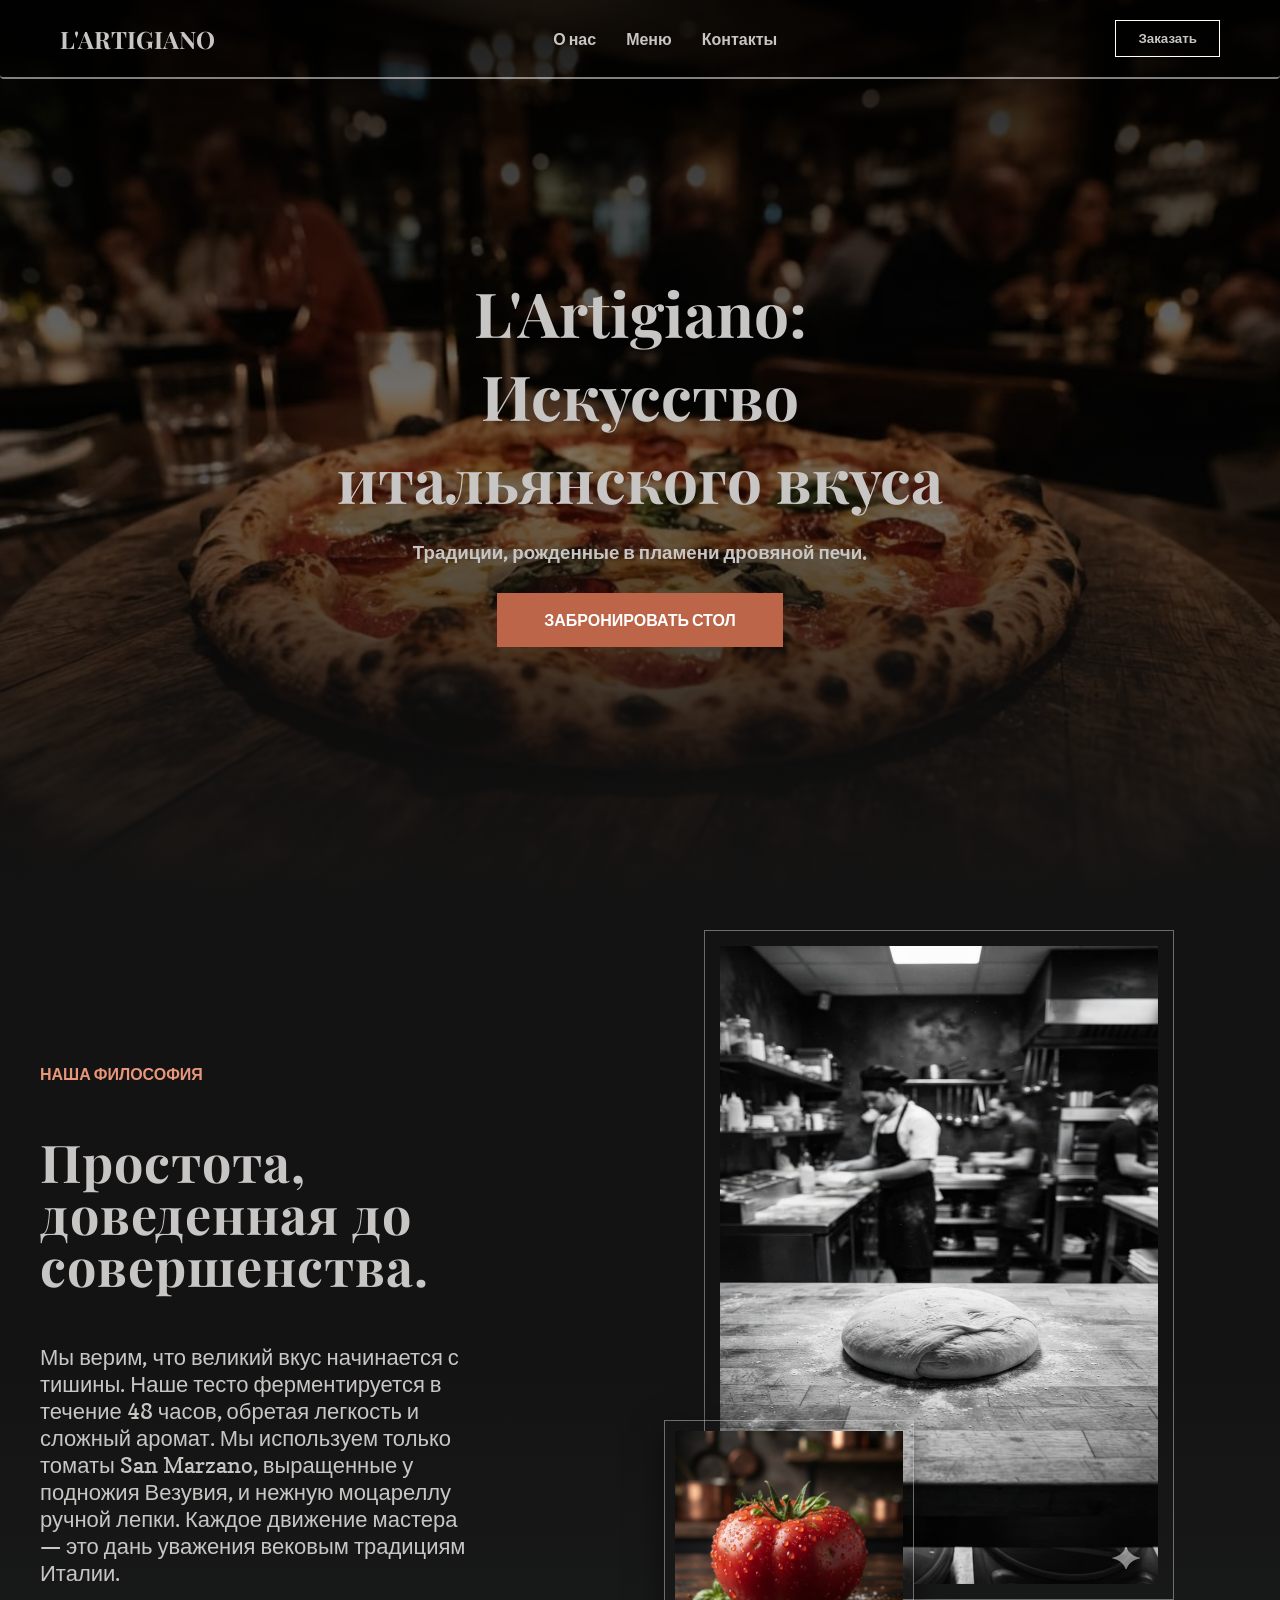
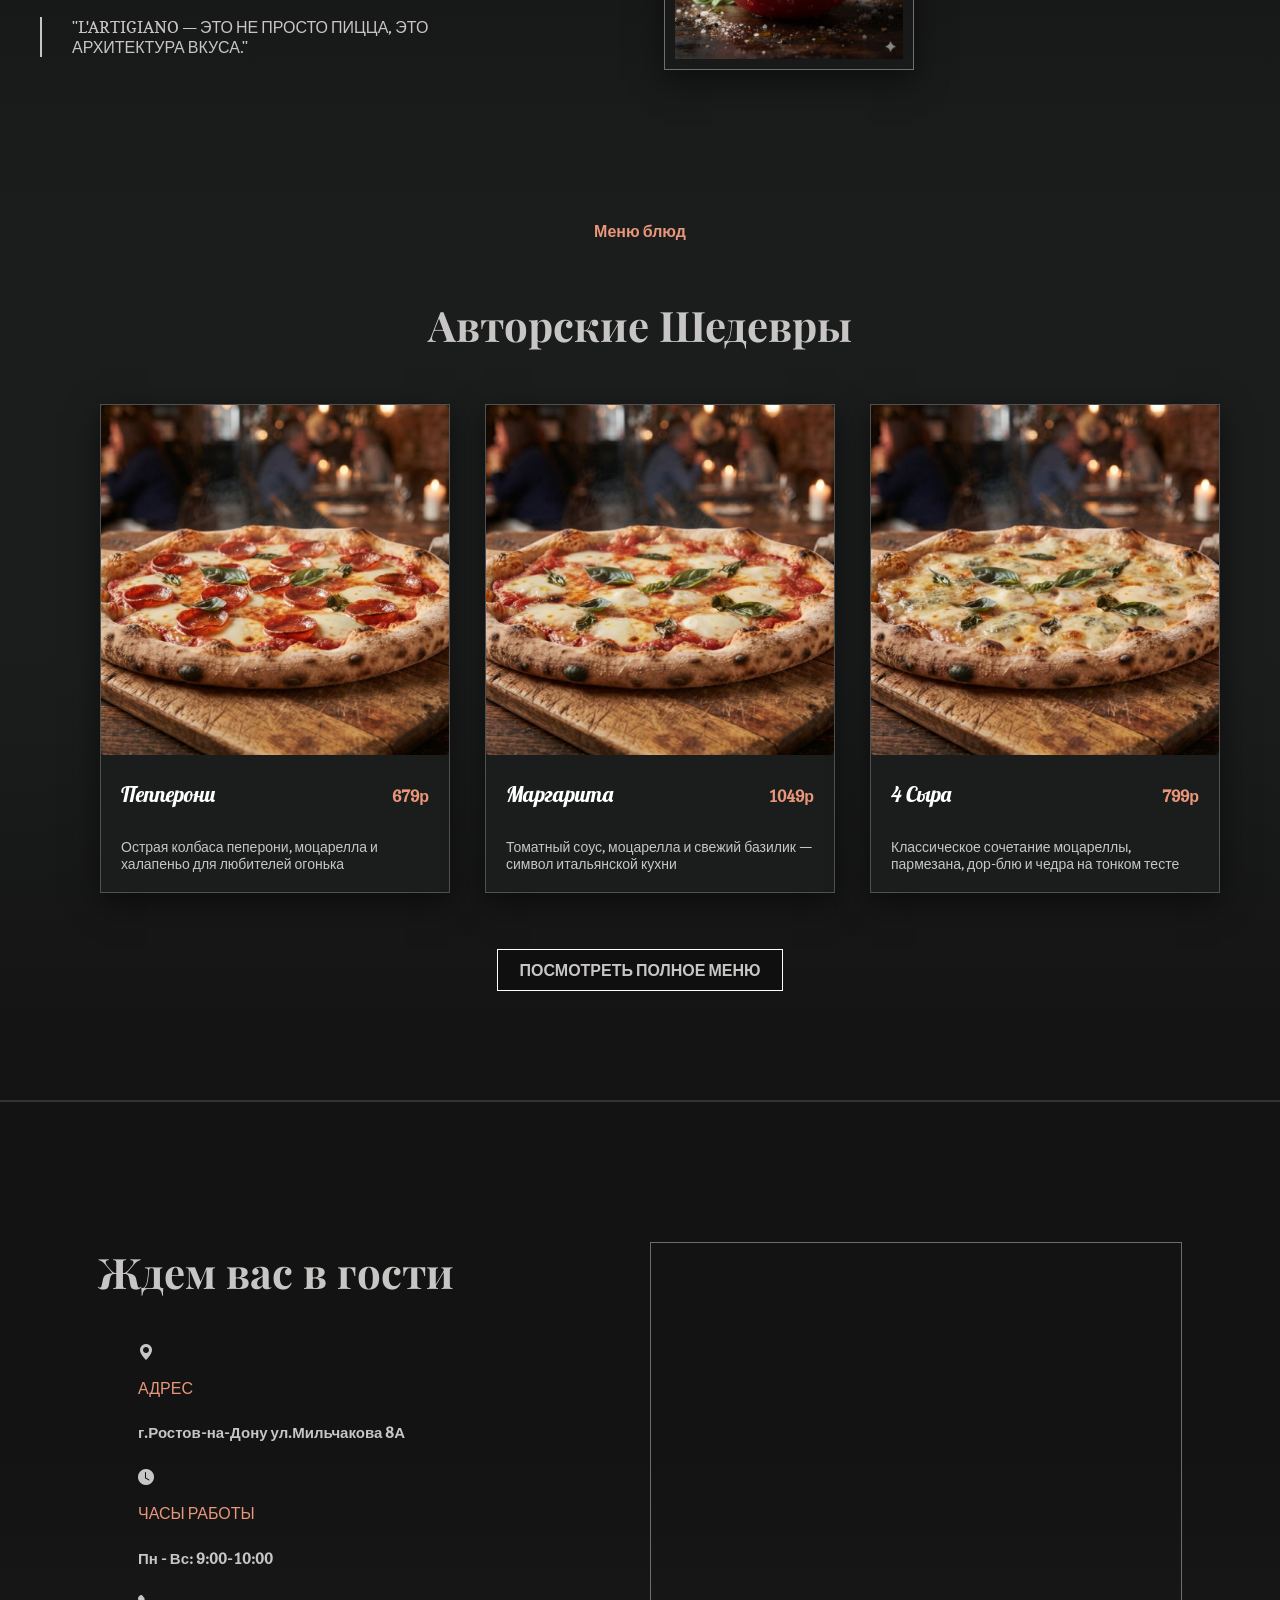
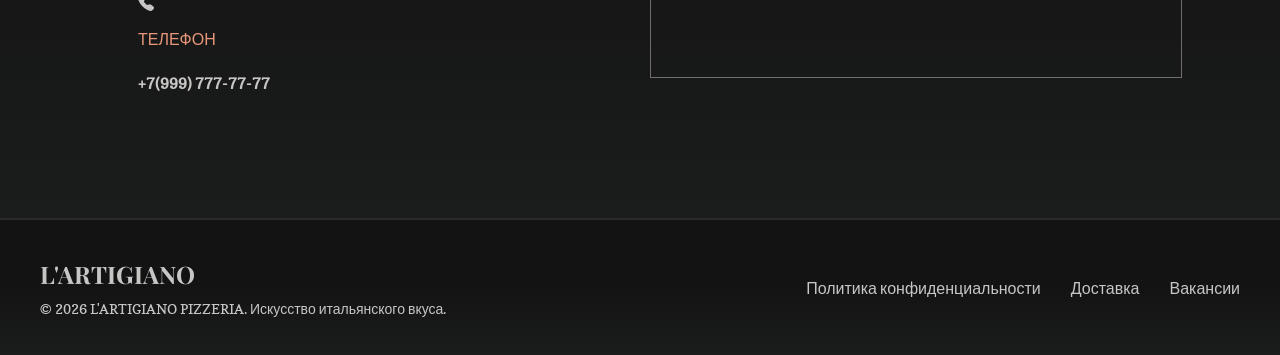
<file: index.html>
<!doctype html>
<html lang="en">

<head>
    <meta charset="UTF-8">
    <meta name="viewport" content="width=device-width, user-scalable=no, initial-scale=1.0">
    <meta http-equiv="X-UA-Compatible" content="ie=edge">
    <link rel="stylesheet" href="style.css">
    <title>L'ARTIGIANO</title>
    <link rel="preconnect" href="https://fonts.googleapis.com">
    <link rel="preconnect" href="https://fonts.gstatic.com" crossorigin>
    <link
            href="https://fonts.googleapis.com/css2?family=Copse&family=Lato:wght@700&family=Lobster&family=Playfair+Display:ital,wght@0,400..900;1,400..900&display=swap"
            rel="stylesheet">
    <link rel="stylesheet" href="https://cdn.jsdelivr.net/npm/bootstrap-icons@1.11.3/font/bootstrap-icons.css">
</head>

<body>
<header class="header">
    <div class="shapka">
        <h2 class="logo">L'ARTIGIANO</h2>
        <nav class="menu-list">
            <ul class="list">
                <li class="menu-item">
                    <a class="menu-link" href="#description">О нас</a>
                </li>
                <li class="menu-item">
                    <a class="menu-link" href="#gallery">Меню</a>
                </li>
                <li class="menu-item">
                    <a class="menu-link" href="#contacts">Контакты</a>
                </li>
            </ul>
        </nav>
        <button class="menu-btn" id="openModal">Заказать</button>

        <div class="forma" id="forma">
            <div class="modal-content">
                <button class="close">x</button>
                <h3>Оформить заказ</h3>
                <p>Оставьте ваши данные, и мы свяжемся с вами для подтверждения.</p>
                <form id="orderForm">
                    <p>ИМЯ</p>
                    <input type="text" placeholder="Ваше имя" required>
                    <p>ТЕЛЕФОН</p>
                    <input type="text" placeholder="+7 (___) ___-__-__" required>
                    <p>ВАШ ЗАКАЗ</p>
                    <input type="text" id="big" placeholder="Что бы вы хотели заказать?" required>
                    <button type="submit" class="ashka">Отправить</button>
                </form>
                <p class="success" id="success">Спасибо! Мы перезвоним 🍕</p>
            </div>
        </div>

    </div>
    <div class="titlee">
        <h1>L'Artigiano: Искусство итальянского вкуса</h1>
        <h3>Традиции, рожденные в пламени дровяной печи.</h3>
        <a class="ashka" href="#">Забронировать стол</a>
    </div>
</header>
<section class="description" id="description">
    <div class="philosophy">
        <h4>НАША ФИЛОСОФИЯ</h4>
        <h3>Простота, доведенная
            до совершенства.</h3>
        <p>Мы верим, что великий вкус начинается с тишины.
            Наше тесто ферментируется в течение 48 часов,
            обретая легкость и сложный аромат. Мы используем
            только томаты San Marzano, выращенные у подножия
            Везувия, и нежную моцареллу ручной лепки. Каждое
            движение мастера — это дань уважения вековым
            традициям Италии.
        </p>
        <blockquote>
            "L'ARTIGIANO — ЭТО НЕ ПРОСТО ПИЦЦА, ЭТО АРХИТЕКТУРА ВКУСА."
        </blockquote>
    </div>
    <div class="photo">
        <img class="testo" src="images/testo.jpg" alt="">
        <img class="pomidor" src="images/pomidor.jpg" alt="">
    </div>
</section>
<section class="gallery" id="gallery">
    <h4>Меню блюд</h4>
    <h2>Авторские Шедевры</h2>
    <div class="gallery-items">
        <ul class="img-list">
            <li>
                <div class="food">
                    <img src="images/pepperoni.jpg" alt="пепперони">
                    <h5>Пепперони</h5>
                    <h4>679р</h4>
                    <p>Острая колбаса пеперони, моцарелла и халапеньо для любителей огонька</p>
                </div>
            </li>
            <li>
                <div class="food">
                    <img src="images/margarita.jpg" alt="пепперони">
                    <h5>Маргарита</h5>
                    <h4>1049р</h4>
                    <p>Томатный соус, моцарелла и свежий базилик — символ итальянской кухни</p>
                </div>
            </li>
            <li>
                <div class="food">
                    <img src="images/cheese.jpg" alt="пепперони">
                    <h5>4 Сыра</h5>
                    <h4>799р</h4>
                    <p>Классическое сочетание моцареллы, пармезана, дор-блю и чедра на тонком тесте</p>
                </div>
            </li>
        </ul>
    </div>
    <a href="#" class="menu-btn">
        ПОСМОТРЕТЬ ПОЛНОЕ МЕНЮ
    </a>
</section>
<section class="contacts" id="contacts">
    <div class="info">
        <h3>Ждем вас в гости</h3>
        <ul class="small-info">
            <li>
                <i class="bi bi-geo-alt-fill"></i>
                <p>АДРЕС</p>
                <h5>г.Ростов-на-Дону ул.Мильчакова 8А</h5>
            </li>
            <li>
                <i class="bi bi-clock-fill"></i>
                <p>ЧАСЫ РАБОТЫ</p>
                <h5>Пн - Вс: 9:00-10:00</h5>
            </li>
            <li>
                <i class="bi bi-telephone-fill"></i>
                <p>ТЕЛЕФОН</p>
                <h5>+7(999) 777-77-77</h5>
            </li>
        </ul>
    </div>
    <div class="map">
        <iframe
                src="https://yandex.ru/map-widget/v1/?um=constructor%3A552feb187f67c26d3af2ff5b9800e87f9d96e5307b9109d77c75470d91914b63&amp;source=constructor"
                width="500" height="400" frameborder="0">

        </iframe>
    </div>
</section>
<footer class="footer">
    <div>
        <h2 class="logo">L'ARTIGIANO</h2>
        <p>© 2026 L'ARTIGIANO PIZZERIA. Искусство
            итальянского вкуса.</p>
    </div>
    <div>
        <ul>
            <li>Политика конфиденциальности</li>
            <li>Доставка</li>
            <li>Вакансии</li>
        </ul>
    </div>
</footer>
<script src="main.js"></script>
</body>

</html>
</file>
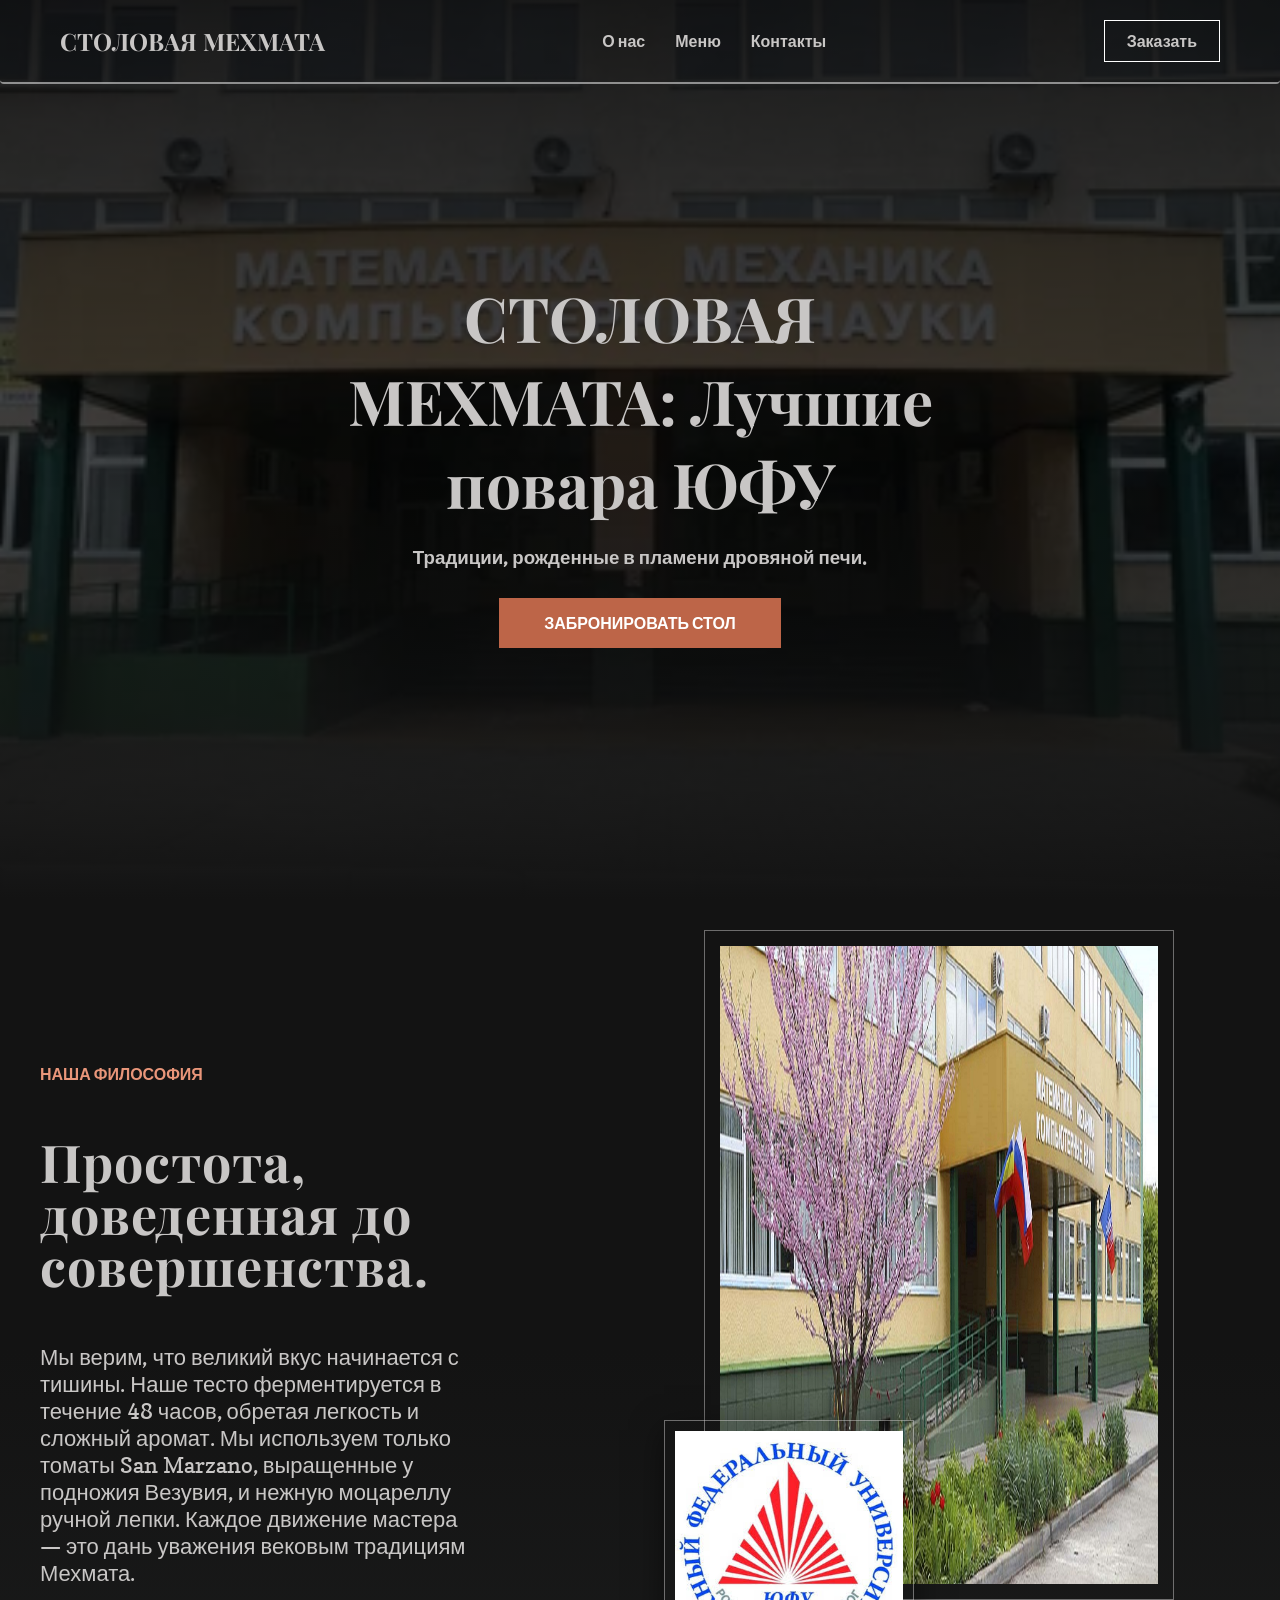
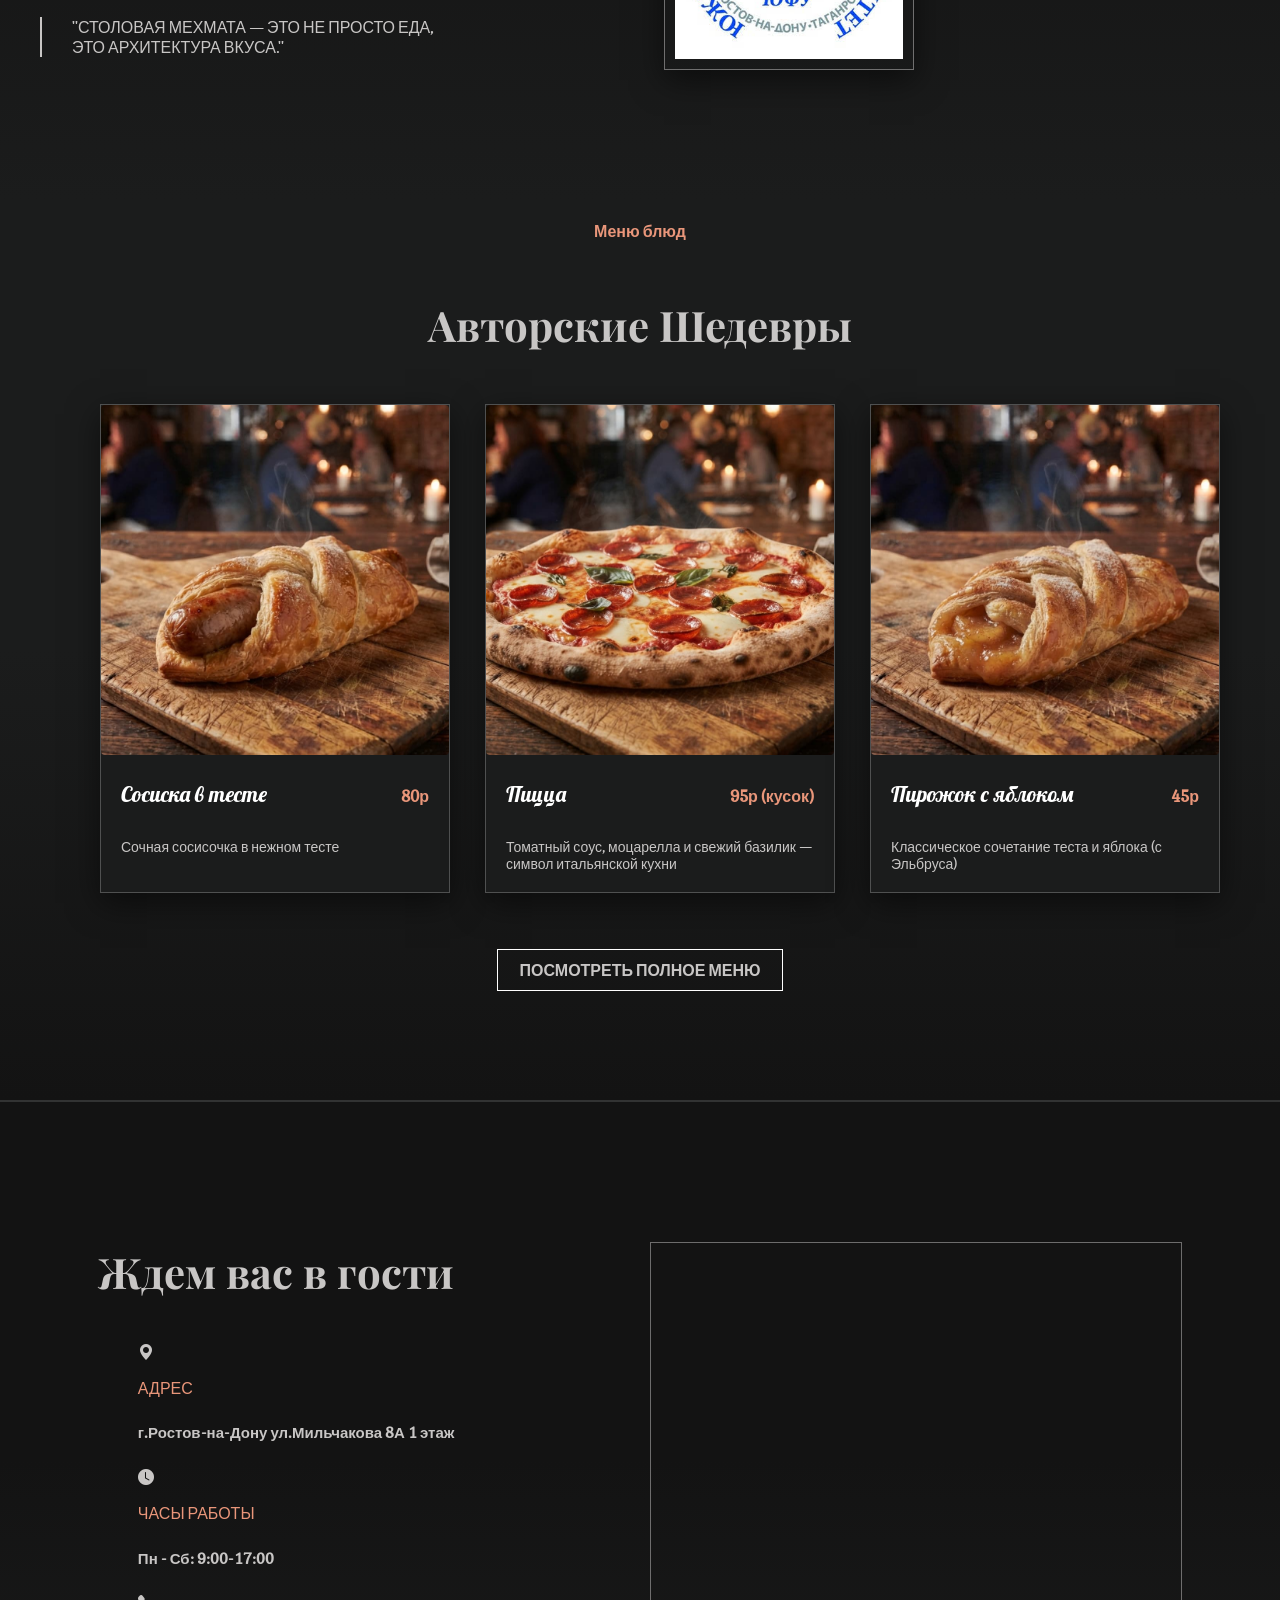
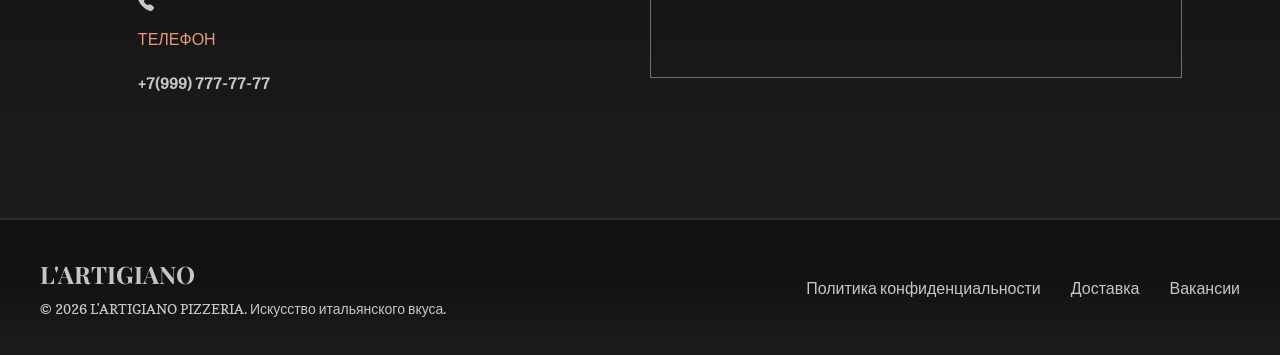
<file: mehmat/index.html>
<!doctype html>
<html lang="en">

<head>
    <meta charset="UTF-8">
    <meta name="viewport"
          content="width=device-width, user-scalable=no, initial-scale=1.0">
    <meta http-equiv="X-UA-Compatible" content="ie=edge">
    <link rel="stylesheet" href="style.css">
    <title>СТОЛОВАЯ МЕХМАТА</title>
    <link rel="preconnect" href="https://fonts.googleapis.com">
    <link rel="preconnect" href="https://fonts.gstatic.com" crossorigin>
    <link href="https://fonts.googleapis.com/css2?family=Copse&family=Lato:wght@700&family=Lobster&family=Playfair+Display:ital,wght@0,400..900;1,400..900&display=swap"
          rel="stylesheet">
    <link rel="stylesheet"
          href="https://cdn.jsdelivr.net/npm/bootstrap-icons@1.11.3/font/bootstrap-icons.css">
</head>

<body>
<header class="header">
    <div class="shapka">
        <h2 class="logo">СТОЛОВАЯ МЕХМАТА</h2>
        <nav class="menu-list">
            <ul class="list">
                <li class="menu-item">
                    <a class="menu-link" href="#description">О нас</a>
                </li>
                <li class="menu-item">
                    <a class="menu-link" href="#gallery">Меню</a>
                </li>
                <li class="menu-item">
                    <a class="menu-link" href="#contacts">Контакты</a>
                </li>
            </ul>
        </nav>
        <a href="#" class="menu-btn">Заказать</a>
    </div>
    <div class="titlee">
        <h1>СТОЛОВАЯ МЕХМАТА: Лучшие повара ЮФУ</h1>
        <h3>Традиции, рожденные в пламени дровяной печи.</h3>
        <a class="ashka" href="#">Забронировать стол</a>
    </div>
</header>
<section class="description" id="description">
    <div class="philosophy">
        <h4>НАША ФИЛОСОФИЯ</h4>
        <h3>Простота, доведенная
            до совершенства.</h3>
        <p>Мы верим, что великий вкус начинается с тишины.
            Наше тесто ферментируется в течение 48 часов,
            обретая легкость и сложный аромат. Мы используем
            только томаты San Marzano, выращенные у подножия
            Везувия, и нежную моцареллу ручной лепки. Каждое
            движение мастера — это дань уважения вековым
            традициям Мехмата.
        </p>
        <blockquote>
            "СТОЛОВАЯ МЕХМАТА — ЭТО НЕ ПРОСТО ЕДА, ЭТО АРХИТЕКТУРА ВКУСА."
        </blockquote>
    </div>
    <div class="photo">
        <img class="testo" src="images/mehmat.jpg" alt="">
        <img class="pomidor" src="images/ufu.jpg" alt="">
    </div>
</section>
<section class="gallery" id="gallery">
    <h4>Меню блюд</h4>
    <h2>Авторские Шедевры</h2>
    <div class="gallery-items">
        <ul class="img-list">
            <li>
                <div class="food">
                    <img src="images/sosiska.jpg" alt="пепперони">
                    <h5>Сосиска в тесте</h5>
                    <h4>80р</h4>
                    <p>Сочная сосисочка в нежном тесте</p>
                </div>
            </li>
            <li>
                <div class="food">
                    <img src="images/pepperoni.jpg" alt="пепперони">
                    <h5>Пицца</h5>
                    <h4>95р (кусок)</h4>
                    <p>Томатный соус, моцарелла и свежий базилик — символ итальянской кухни</p>
                </div>
            </li>
            <li>
                <div class="food">
                    <img src="images/apple.jpg" alt="пепперони">
                    <h5>Пирожок с яблоком</h5>
                    <h4>45р</h4>
                    <p>Классическое сочетание теста и яблока (с Эльбруса)</p>
                </div>
            </li>
        </ul>
    </div>
    <a href="#" class="menu-btn">
        ПОСМОТРЕТЬ ПОЛНОЕ МЕНЮ
    </a>
</section>
<section class="contacts" id="contacts">
    <div class="info">
        <h3>Ждем вас в гости</h3>
        <ul class="small-info">
            <li>
                <i class="bi bi-geo-alt-fill"></i>
                <p>АДРЕС</p>
                <h5>г.Ростов-на-Дону ул.Мильчакова 8А 1 этаж</h5>
            </li>
            <li>
                <i class="bi bi-clock-fill"></i>
                <p>ЧАСЫ РАБОТЫ</p>
                <h5>Пн - Сб: 9:00-17:00</h5>
            </li>
            <li>
                <i class="bi bi-telephone-fill"></i>
                <p>ТЕЛЕФОН</p>
                <h5>+7(999) 777-77-77</h5>
            </li>
        </ul>
    </div>
    <div class="map">
        <iframe src="https://yandex.ru/map-widget/v1/?um=constructor%3A552feb187f67c26d3af2ff5b9800e87f9d96e5307b9109d77c75470d91914b63&amp;source=constructor"
                width="500" height="400" frameborder="0">

        </iframe>
    </div>
</section>
<footer class="footer">
    <div>
    <h2 class="logo">L'ARTIGIANO</h2>
        <p>© 2026 L'ARTIGIANO PIZZERIA. Искусство
            итальянского вкуса.</p>
    </div>
    <div>
        <ul>
            <li>Политика конфиденциальности</li>
            <li>Доставка</li>
            <li>Вакансии</li>
        </ul>
    </div>
</footer>
</body>

</html>
</file>
<file: style.css>
html {
    scroll-behavior: smooth;
}

* {
    box-sizing: border-box;
}

body {
    margin: 0;
    font-family: "Copse", sans-serif;
}

h4 {
    color: darksalmon;
}

header {
    background-image: linear-gradient(rgba(0, 0, 0, 0.9), rgba(0, 0, 0, 0.5), rgba(19, 19, 19, 1)),
    url("images/bg.jpg");
    background-size: cover;
    background-position: center;
    background-repeat: no-repeat;
    height: 100vh;
    color: #C8C6C5;
}

.shapka {
    display: flex;
    justify-content: space-between;
    align-items: center;
    padding: 20px 60px;
    border-bottom: 2px solid rgba(255, 255, 255, 0.5);
    border-radius: 4px;
    margin-bottom: 150px;
}

.logo {
    font-family: "Playfair Display", sans-serif;
    margin: 0;
    font-size: 24px;
    color: #C8C6C5;
    cursor: default;
}

.menu-list {
    margin: 0;
}

.list {
    display: flex;
    list-style: none;
    gap: 30px;
    margin: 0;
    padding: 0;
}

.menu-link {
    font-weight: bold;
    color: #C8C6C5;
    text-decoration: none;
    font-size: 16px;
    transition: color 0.3s;
}

.menu-link:hover {
    color: #ffb84d;
    text-decoration: underline;
}

.menu-btn {
    background: rgba(0, 0, 0, 0.3);
    color: #C8C6C5;
    font-weight: bold;
    text-decoration: none;
    border: 1px solid white;
    padding: 10px 22px;
    transition: background-color 0.3s, transform 0.3s, box-shadow 0.3s;
}

.menu-btn:hover {
    background-color: rgba(255, 255, 255, 0.15);
    transform: scale(1.05);
}

.menu-btn:active {
    transform: scale(0.95);
}

.titlee {
    display: flex;
    flex-direction: column;
    justify-content: center;
    align-items: center;
    width: 100%;
    padding: 0 320px;
    text-align: center;
    margin: 0;
    color: #C8C6C5;
}

.titlee h1 {
    font-family: "Playfair Display", sans-serif;
    font-size: 62px;
    text-wrap: auto;
}

.titlee h3 {
    margin-top: -20px;
}

.ashka {
    font-weight: bold;
    color: rgba(255, 255, 255);
    border: 2px solid #bd6548;
    text-decoration: none;
    font-size: 16px;
    background: #bd6548;
    padding: 15px 45px;
    text-transform: uppercase;
    margin-top: 10px;
    transition: all 0.4s ease;
}

.ashka:hover {
    background: none;
    transition: 0.4s;
}

.ashka:active {
    transform: scale(0.95);
}
/*                          Форма                     */
.forma {
    display: none;
    position: fixed;
    inset: 0;
    background: rgba(0, 0, 0, 0.7);
    backdrop-filter: blur(10px);
    justify-content: center;
    align-items: center;
    z-index: 1000;
}
.forma.open {
    display: flex;
}
.modal-content {
    position: relative;
    background: rgba(13, 13, 13, 0.8);
    border: 1px solid rgba(200, 198, 197, 0.5);
    padding: 40px;
    max-width: 400px;
}

.modal-content input {
    width: 100%;
    padding: 12px;
    margin: 10px 0;
    background: #131313;
    border: 1px solid rgba(200, 198, 197, 0.3);
    color: #fff;
    font-family: inherit;
}
#big{
    padding-bottom: 72px;
}

.modal-content button[type="submit"] {
    width: 100%;
    padding: 12px;
    cursor: pointer;
    margin-top: 10px;
}

.close {
    position: absolute;
    top: 10px;
    right: 15px;
    background: none;
    border: none;
    color: #fff;
    font-size: 28px;
    cursor: pointer;
}
.success {
    display: none;
    color: #ffb84d;
    text-align: center;
    margin-top: 20px;
}
.success.show { display: block; }
/* ----------------Описание---------------- */

.description {
    background-image: linear-gradient(rgb(19, 19, 19), rgb(19, 19, 19), rgb(27, 28, 28));
    /* background-color: #131313; */
    color: #C8C6C5;
    height: 100vh;
    display: flex;
}

.philosophy {
    text-wrap: auto;
    width: 40%;
    align-self: center;
    padding: 40px;
}

.philosophy h3 {
    font-family: "Playfair Display", sans-serif;
    font-size: 52px;
    letter-spacing: 1px;
    line-height: 1;
}

.philosophy p {
    font-size: 22px;
    margin-bottom: 30px;
}

blockquote {
    margin: 0;
    border-left: 2px solid #C8C6C5;
    padding: 0 30px;
}

.photo {
    margin-top: 30px;
    margin-left: 15%;
    position: relative;
    width: 520px;
    height: 720px;
}

.testo {
    height: 670px;
    width: 470px;
    display: block;
    padding: 15px;
    border: 1px solid rgba(200, 198, 197, 0.5);
    transition: transform 0.5s, box-shadow 0.3s;
}

.testo:hover {
    transform: scale(1.05);
}

.pomidor {
    height: 250px;
    width: 250px;
    position: absolute;
    bottom: -20px;
    left: -40px;
    padding: 10px;
    border: 1px solid rgba(200, 198, 197, 0.5);
    box-shadow: 0 10px 30px rgba(0, 0, 0, 0.5);
    transition: transform 0.5s, box-shadow 0.3s;
}

.pomidor:hover {
    transform: scale(1.05);
}

/*  ------------------ Галерея ---------------- */
.gallery {
    background-image: linear-gradient(rgb(27, 28, 28), rgb(27, 28, 28), rgb(19, 19, 19));
    color: #C8C6C5;
    height: 100vh;
    display: flex;
    flex-direction: column;
    align-items: center;
}

.gallery h2 {
    font-family: "Playfair Display", sans-serif;
    font-size: 42px;
}

.img-list {
    display: flex;
    list-style: none;
    flex-wrap: wrap;
    gap: 35px;
}

.food {
    position: relative;
    display: flex;
    flex-direction: column;
    width: 350px;
    height: 100%;
    background-color: rgb(27, 28, 28);
    border: 1px solid rgba(200, 198, 197, 0.3);
    box-shadow: 0 10px 30px rgba(0, 0, 0, 0.5);
    opacity: 1;
    transition: all 0.6s ease;
}

.food.visible {
    opacity: 1;
    transform: translateY(0);
}

.food:hover {
    transform: scale(1.05);
    box-shadow: 0 10px 20px rgba(255, 184, 77, 0.05);
}

.food img {
    width: 100%;
    height: 350px;
    object-fit: cover;
    border-radius: 4px;
}

.food h5 {
    font-family: "Lobster", sans-serif;
    font-weight: 200;
    display: inline-block;
    margin: 15px 0 10px;
    color: white;
    font-size: 22px;
    padding-top: 10px;
    padding-left: 20px;
}

.food h4 {
    position: absolute;
    padding: 20px;
    bottom: 45px;
    right: 0;
}

.gallery a {
    margin-top: 40px;
}

.food p {
    margin: 0;
    font-size: 14px;
    color: #C8C6C5;
    padding: 20px;
}

/* ----------------------- Контакты ---------------------*/
.contacts {
    background-image: linear-gradient(rgb(19, 19, 19), rgb(19, 19, 19), rgb(27, 28, 28));
    /* background-color: #131313; */
    color: #C8C6C5;
    height: 80vh;
    display: flex;
    border-top: 2px solid rgba(255, 255, 255, 0.1);
    border-bottom: 2px solid rgba(255, 255, 255, 0.1);
    justify-content: space-around;
    align-items: center;
}

.map {
    border: 1px solid rgba(200, 198, 197, 0.5);
    padding: 15px;
}

.info h3 {
    font-family: "Playfair Display", sans-serif;
    font-size: 42px;
}

.small-info h5 {
    font-size: 15px;
}

.small-info p {
    color: darksalmon;
}

.small-info {
    list-style: none;
}

footer {
    margin: 0;
    background-image: linear-gradient(rgb(19, 19, 19), rgb(19, 19, 19), rgb(27, 28, 28));
    color: #C8C6C5;
    height: 15vh;
    display: flex;
    justify-content: space-between;
    align-items: center;
    padding: 0 40px;
}

footer p {
    padding-top: 10px;
    margin: 0;
    font-size: 14px;
}

footer ul {
    list-style: none;
    display: flex;
    gap: 30px;
}

/* Планшет */
@media (max-width: 900px) {
    .titlee {
        padding: 0 40px;
    }

    .titlee h1 {
        font-size: 42px;
    }

    .description {
        flex-direction: column;
        height: auto;
        padding: 40px 0;
    }

    .philosophy {
        width: 90%;
        padding: 20px;
    }

    .philosophy h3 {
        font-size: 36px;
    }

    .philosophy p {
        font-size: 18px;
    }

    .photo {
        margin: 30px auto;
        width: 90%;
        height: auto;
    }

    .testo {
        width: 100%;
        height: 400px;
        object-fit: cover;
    }

    .pomidor {
        width: 150px;
        height: 150px;
        left: -15px;
    }

    .gallery {
        height: auto;
        padding: 30px;
        text-align: center;
    }
    .food {
        width: 45%;
    }

    .contacts {
        flex-direction: column;
        height: auto;
        padding: 40px 20px;
        gap: 30px;
    }

    footer {
        flex-direction: column;
        gap: 15px;
        padding: 20px;
        text-align: center;
    }

    .map iframe {
        width: 100%;
    }
}

/* Телефон */
@media (max-width: 600px) {
    .shapka {
        padding: 15px 20px;
        flex-wrap: wrap;
        gap: 10px;
    }

    .list {
        gap: 15px;
    }

    .menu-btn {
        padding: 8px 15px;
        font-size: 14px;
    }

    .titlee {
        padding: 0 20px;
    }

    .titlee h1 {
        font-size: 32px;
    }

    .titlee h3 {
        font-size: 18px;
    }

    .gallery {
        height: auto;
    }
    .gallery-items a {
        margin-bottom: 20px;
    }
    .food {
        width: 100%;
    }

    .img-list {
        gap: 20px;
        padding: 0 15px;
    }

    .contacts {
        flex-direction: column;
        height: auto;
        padding: 40px 20px;
        gap: 30px;
    }

    footer {
        flex-direction: column;
        gap: 15px;
        padding: 20px;
        text-align: center;
        height: auto;
    }
}
</file>
<file: mehmat/style.css>
html {
    scroll-behavior: smooth;
}

* {
    box-sizing: border-box;
}

body {
    margin: 0;
    font-family: "Copse", sans-serif;
}

h4 {
    color: darksalmon;
}

header {
    background-image: linear-gradient(rgba(0, 0, 0, 0.9), rgba(0, 0, 0, 0.7), rgba(19, 19, 19, 1)),
    url("images/mehmat.webp");
    background-size: cover;
    background-position: center;
    background-repeat: no-repeat;
    height: 100vh;
    color: #C8C6C5;
}

.shapka {
    display: flex;
    justify-content: space-between;
    align-items: center;
    padding: 20px 60px;
    border-bottom: 2px solid rgba(255, 255, 255, 0.5);
    border-radius: 4px;
    margin-bottom: 150px;
}

.logo {
    font-family: "Playfair Display", sans-serif;
    margin: 0;
    font-size: 24px;
    color: #C8C6C5;
    cursor: default;
}

.menu-list {
    margin: 0;
}

.list {
    display: flex;
    list-style: none;
    gap: 30px;
    margin: 0;
    padding: 0;
}

.menu-link {
    font-weight: bold;
    color: #C8C6C5;
    text-decoration: none;
    font-size: 16px;
    transition: color 0.3s;
}

.menu-link:hover {
    color: #ffb84d;
    text-decoration: underline;
}

.menu-btn {
    color: #C8C6C5;
    font-weight: bold;
    text-decoration: none;
    border: 1px solid white;
    padding: 10px 22px;
    transition: background-color 0.3s, transform 0.3s, box-shadow 0.3s;
}

.menu-btn:hover {
    background-color: rgba(255, 255, 255, 0.15);
    transform: scale(1.05);
}

.menu-btn:active {
    transform: scale(0.95);
}

.titlee {
    display: flex;
    flex-direction: column;
    justify-content: center;
    align-items: center;
    width: 100%;
    padding: 0 320px;
    text-align: center;
    margin: 0;
    color: #C8C6C5;
}

.titlee h1 {
    font-family: "Playfair Display", sans-serif;
    font-size: 62px;
    text-wrap: auto;
}

.titlee h3 {
    margin-top: -20px;
}

.ashka {
    font-weight: bold;
    color: rgba(255, 255, 255);
    text-decoration: none;
    font-size: 16px;
    background: #bd6548;
    padding: 15px 45px;
    text-transform: uppercase;
    margin-top: 10px;
    transition: transform 0.3s, box-shadow 0.3s;
}

.ashka:hover {
    background: #d37151;
    transform: scale(1.05);
}

.ashka:active {
    transform: scale(0.95);
}

/* ----------------Описание---------------- */

.description {
    background-image: linear-gradient(rgb(19, 19, 19), rgb(19, 19, 19), rgb(27, 28, 28));
    /* background-color: #131313; */
    color: #C8C6C5;
    height: 100vh;
    display: flex;
}

.philosophy {
    text-wrap: auto;
    width: 40%;
    align-self: center;
    padding: 40px;
}

.philosophy h3 {
    font-family: "Playfair Display", sans-serif;
    font-size: 52px;
    letter-spacing: 1px;
    line-height: 1;
}

.philosophy p {
    font-size: 22px;
    margin-bottom: 30px;
}

blockquote {
    margin: 0;
    border-left: 2px solid #C8C6C5;
    padding: 0 30px;
}

.photo {
    margin-top: 30px;
    margin-left: 15%;
    position: relative;
    width: 520px;
    height: 720px;
}

.testo {
    height: 670px;
    width: 470px;
    display: block;
    padding: 15px;
    border: 1px solid rgba(200, 198, 197, 0.5);
    transition: transform 0.5s, box-shadow 0.3s;
}

.testo:hover {
    transform: scale(1.05);
}

.pomidor {
    height: 250px;
    width: 250px;
    position: absolute;
    bottom: -20px;
    left: -40px;
    padding: 10px;
    border: 1px solid rgba(200, 198, 197, 0.5);
    box-shadow: 0 10px 30px rgba(0, 0, 0, 0.5);
    transition: transform 0.5s, box-shadow 0.3s;
}

.pomidor:hover {
    transform: scale(1.05);
}

/*  ------------------ Галерея ---------------- */
.gallery {
    background-image: linear-gradient(rgb(27, 28, 28), rgb(27, 28, 28), rgb(19, 19, 19));
    color: #C8C6C5;
    height: 100vh;
    display: flex;
    flex-direction: column;
    align-items: center;
}

.gallery h2 {
    font-family: "Playfair Display", sans-serif;
    font-size: 42px;
}

.img-list {
    display: flex;
    list-style: none;
    flex-wrap: wrap;
    gap: 35px;
}

.food {
    position: relative;
    display: flex;
    flex-direction: column;
    width: 350px;
    height: 100%;
    background-color: rgb(27, 28, 28);
    border: 1px solid rgba(200, 198, 197, 0.3);
    box-shadow: 0 10px 30px rgba(0, 0, 0, 0.5);
    opacity: 1;
    transition: all 0.6s ease;
}

.food.visible {
    opacity: 1;
    transform: translateY(0);
}

.food:hover {
    transform: scale(1.05);
    box-shadow: 0 10px 20px rgba(255, 184, 77, 0.05);
}

.food img {
    width: 100%;
    height: 350px;
    object-fit: cover;
    border-radius: 4px;
}

.food h5 {
    font-family: "Lobster", sans-serif;
    font-weight: 200;
    display: inline-block;
    margin: 15px 0 10px;
    color: white;
    font-size: 22px;
    padding-top: 10px;
    padding-left: 20px;
}

.food h4 {
    position: absolute;
    padding: 20px;
    bottom: 45px;
    right: 0;
}

.gallery a {
    margin-top: 40px;
}

.food p {
    margin: 0;
    font-size: 14px;
    color: #C8C6C5;
    padding: 20px;
}

/* ----------------------- Контакты ---------------------*/
.contacts {
    background-image: linear-gradient(rgb(19, 19, 19), rgb(19, 19, 19), rgb(27, 28, 28));
    /* background-color: #131313; */
    color: #C8C6C5;
    height: 80vh;
    display: flex;
    border-top: 2px solid rgba(255, 255, 255, 0.1);
    border-bottom: 2px solid rgba(255, 255, 255, 0.1);
    justify-content: space-around;
    align-items: center;
}

.map {
    border: 1px solid rgba(200, 198, 197, 0.5);
    padding: 15px;
}

.info h3 {
    font-family: "Playfair Display", sans-serif;
    font-size: 42px;
}

.small-info h5 {
    font-size: 15px;
}

.small-info p {
    color: darksalmon;
}

.small-info {
    list-style: none;
}

footer {
    margin: 0;
    background-image: linear-gradient(rgb(19, 19, 19), rgb(19, 19, 19), rgb(27, 28, 28));
    color: #C8C6C5;
    height: 15vh;
    display: flex;
    justify-content: space-between;
    align-items: center;
    padding: 0 40px;
}

footer p {
    padding-top: 10px;
    margin: 0;
    font-size: 14px;
}

footer ul {
    list-style: none;
    display: flex;
    gap: 30px;
}

/* Планшет */
@media (max-width: 900px) {
    .titlee {
        padding: 0 40px;
    }

    .titlee h1 {
        font-size: 42px;
    }

    .description {
        flex-direction: column;
        height: auto;
        padding: 40px 0;
    }

    .philosophy {
        width: 90%;
        padding: 20px;
    }

    .philosophy h3 {
        font-size: 36px;
    }

    .philosophy p {
        font-size: 18px;
    }

    .photo {
        margin: 30px auto;
        width: 90%;
        height: auto;
    }

    .testo {
        width: 100%;
        height: 400px;
        object-fit: cover;
    }

    .pomidor {
        width: 150px;
        height: 150px;
        left: -15px;
    }

    .gallery {
        height: auto;
        padding: 30px;
        text-align: center;
    }
    .food {
        width: 45%;
    }

    .contacts {
        flex-direction: column;
        height: auto;
        padding: 40px 20px;
        gap: 30px;
    }

    footer {
        flex-direction: column;
        gap: 15px;
        padding: 20px;
        text-align: center;
    }

    .map iframe {
        width: 100%;
    }
}

/* Телефон */
@media (max-width: 600px) {
    .shapka {
        padding: 15px 20px;
        flex-wrap: wrap;
        gap: 10px;
    }

    .list {
        gap: 15px;
    }

    .menu-btn {
        padding: 8px 15px;
        font-size: 14px;
    }

    .titlee {
        padding: 0 20px;
    }

    .titlee h1 {
        font-size: 32px;
    }

    .titlee h3 {
        font-size: 18px;
    }

    .gallery {
        height: auto;
    }
    .gallery-items a {
        margin-bottom: 20px;
    }
    .food {
        width: 100%;
    }

    .img-list {
        gap: 20px;
        padding: 0 15px;
    }

    .contacts {
        flex-direction: column;
        height: auto;
        padding: 40px 20px;
        gap: 30px;
    }

    footer {
        flex-direction: column;
        gap: 15px;
        padding: 20px;
        text-align: center;
        height: auto;
    }
}
</file>
